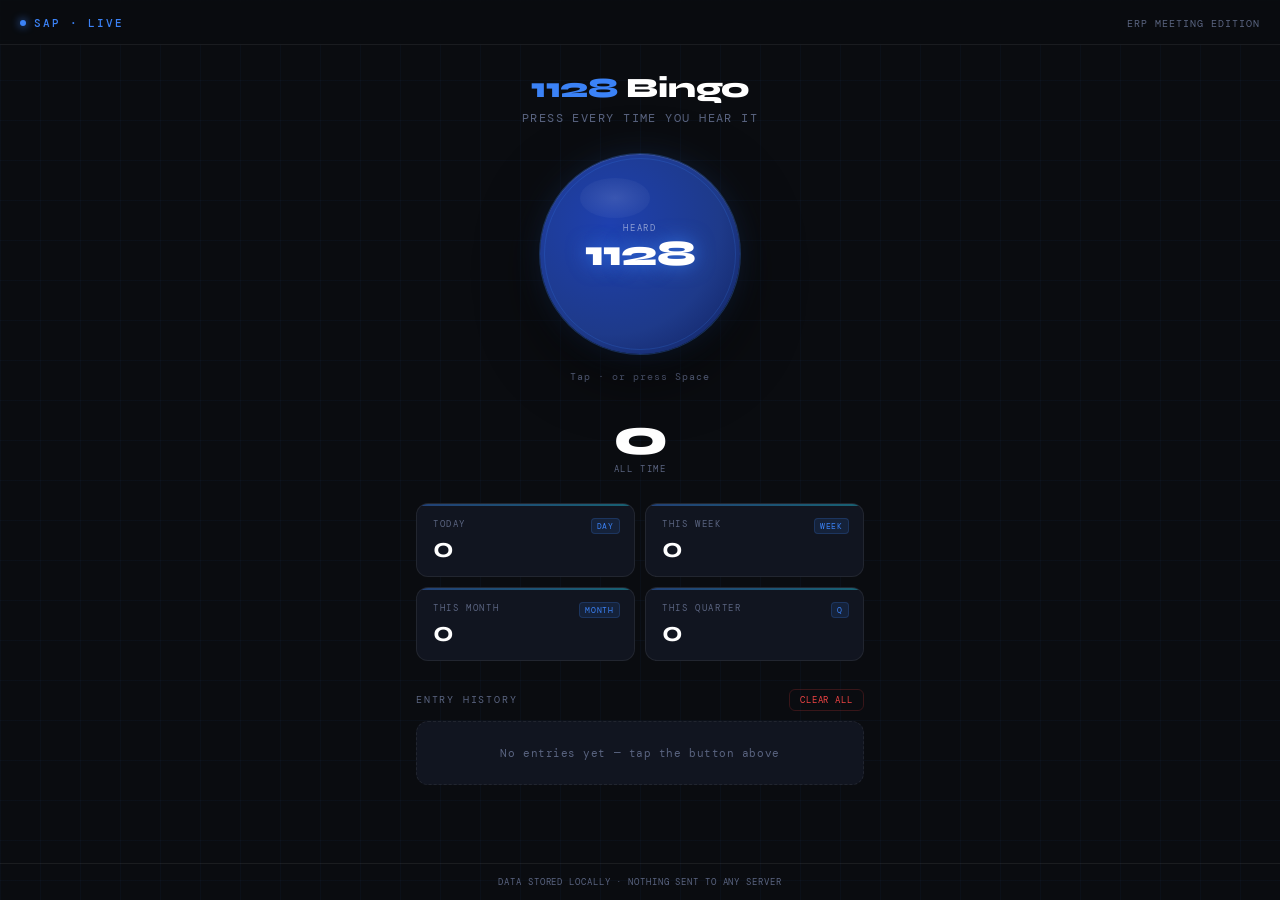
<file: 1128-bingo.html>
<!DOCTYPE html>
<html lang="en">
<head>
  <meta charset="UTF-8" />
  <meta name="viewport" content="width=device-width, initial-scale=1.0, user-scalable=no" />
  <title>1128 Bingo • SAP ERP</title>
  <link rel="preconnect" href="https://fonts.googleapis.com">
  <link href="https://fonts.googleapis.com/css2?family=DM+Mono:wght@300;400;500&family=Syne:wght@400;600;700;800&family=DM+Sans:wght@300;400;500&display=swap" rel="stylesheet">
  <style>
    :root {
      --bg: #0a0c10;
      --surface: #111520;
      --surface2: #181e2e;
      --border: rgba(255,255,255,0.07);
      --accent: #3b82f6;
      --accent-glow: rgba(59,130,246,0.25);
      --accent2: #22d3ee;
      --danger: #ef4444;
      --text: #e8eaf0;
      --muted: #5a6480;
      --mono: 'DM Mono', monospace;
      --sans: 'DM Sans', sans-serif;
      --display: 'Syne', sans-serif;
    }

    *, *::before, *::after { box-sizing: border-box; margin: 0; padding: 0; }

    html, body {
      height: 100%;
      background: var(--bg);
      color: var(--text);
      font-family: var(--sans);
      -webkit-font-smoothing: antialiased;
      overflow-x: hidden;
    }

    body {
      display: flex;
      flex-direction: column;
      min-height: 100dvh;
    }

    /* ── Background grid ── */
    body::before {
      content: '';
      position: fixed;
      inset: 0;
      background-image:
        linear-gradient(rgba(59,130,246,0.04) 1px, transparent 1px),
        linear-gradient(90deg, rgba(59,130,246,0.04) 1px, transparent 1px);
      background-size: 40px 40px;
      pointer-events: none;
      z-index: 0;
    }

    /* ── Header ── */
    header {
      position: relative;
      z-index: 10;
      padding: 16px 20px 14px;
      border-bottom: 1px solid var(--border);
      display: flex;
      align-items: center;
      justify-content: space-between;
      background: rgba(10,12,16,0.85);
      backdrop-filter: blur(12px);
    }

    .logo-mark {
      font-family: var(--mono);
      font-size: 11px;
      font-weight: 500;
      letter-spacing: 0.18em;
      color: var(--accent);
      text-transform: uppercase;
      display: flex;
      align-items: center;
      gap: 8px;
    }

    .logo-mark::before {
      content: '';
      display: block;
      width: 6px;
      height: 6px;
      border-radius: 50%;
      background: var(--accent);
      box-shadow: 0 0 8px var(--accent);
      animation: pulse-dot 2s ease-in-out infinite;
    }

    @keyframes pulse-dot {
      0%, 100% { opacity: 1; box-shadow: 0 0 6px var(--accent); }
      50% { opacity: 0.5; box-shadow: 0 0 2px var(--accent); }
    }

    .header-right {
      font-family: var(--mono);
      font-size: 10px;
      color: var(--muted);
      letter-spacing: 0.1em;
      text-transform: uppercase;
    }

    /* ── Main ── */
    main {
      position: relative;
      z-index: 1;
      flex: 1;
      display: flex;
      flex-direction: column;
      align-items: center;
      padding: 28px 16px 16px;
      gap: 28px;
      max-width: 480px;
      margin: 0 auto;
      width: 100%;
    }

    /* ── Title section ── */
    .title-block {
      text-align: center;
    }

    .title-block h1 {
      font-family: var(--display);
      font-size: 28px;
      font-weight: 800;
      letter-spacing: -0.01em;
      line-height: 1.1;
      color: #fff;
    }

    .title-block h1 span {
      color: var(--accent);
    }

    .subtitle {
      margin-top: 6px;
      font-size: 12px;
      letter-spacing: 0.12em;
      text-transform: uppercase;
      color: var(--muted);
      font-family: var(--mono);
    }

    /* ── Big Button ── */
    .button-zone {
      display: flex;
      flex-direction: column;
      align-items: center;
      gap: 16px;
      width: 100%;
    }

    .bingo-btn {
      position: relative;
      width: 200px;
      height: 200px;
      border-radius: 50%;
      border: none;
      cursor: pointer;
      background: radial-gradient(circle at 35% 35%, #1e40af, #1e3a8a 60%, #0f1e5a);
      box-shadow:
        0 0 0 1px rgba(59,130,246,0.3),
        0 0 30px rgba(59,130,246,0.15),
        0 20px 60px rgba(0,0,0,0.6),
        inset 0 1px 0 rgba(255,255,255,0.1);
      transition: transform 0.08s ease, box-shadow 0.08s ease;
      -webkit-tap-highlight-color: transparent;
      user-select: none;
    }

    .bingo-btn::before {
      content: '';
      position: absolute;
      inset: 4px;
      border-radius: 50%;
      border: 1px solid rgba(59,130,246,0.2);
    }

    .bingo-btn::after {
      content: '';
      position: absolute;
      top: 12%;
      left: 20%;
      width: 35%;
      height: 20%;
      border-radius: 50%;
      background: radial-gradient(ellipse, rgba(255,255,255,0.12), transparent);
    }

    .bingo-btn:active {
      transform: scale(0.93);
      box-shadow:
        0 0 0 1px rgba(59,130,246,0.5),
        0 0 60px rgba(59,130,246,0.4),
        0 8px 20px rgba(0,0,0,0.5),
        inset 0 -2px 0 rgba(0,0,0,0.4);
    }

    .bingo-btn.flash {
      animation: btn-flash 0.35s ease-out;
    }

    @keyframes btn-flash {
      0% { box-shadow: 0 0 0 1px rgba(59,130,246,0.3), 0 0 30px rgba(59,130,246,0.15), 0 20px 60px rgba(0,0,0,0.6), inset 0 1px 0 rgba(255,255,255,0.1); }
      30% { box-shadow: 0 0 0 4px rgba(59,130,246,0.6), 0 0 80px rgba(59,130,246,0.5), 0 20px 60px rgba(0,0,0,0.4), inset 0 1px 0 rgba(255,255,255,0.15); }
      100% { box-shadow: 0 0 0 1px rgba(59,130,246,0.3), 0 0 30px rgba(59,130,246,0.15), 0 20px 60px rgba(0,0,0,0.6), inset 0 1px 0 rgba(255,255,255,0.1); }
    }

    .btn-label {
      display: flex;
      flex-direction: column;
      align-items: center;
      gap: 2px;
      position: relative;
      z-index: 1;
    }

    .btn-label .heard {
      font-family: var(--mono);
      font-size: 9px;
      letter-spacing: 0.2em;
      text-transform: uppercase;
      color: rgba(255,255,255,0.5);
    }

    .btn-label .number {
      font-family: var(--display);
      font-size: 36px;
      font-weight: 800;
      color: #fff;
      letter-spacing: -0.02em;
      text-shadow: 0 0 20px rgba(59,130,246,0.8);
      line-height: 1;
    }

    .btn-label .bingo-word {
      font-family: var(--mono);
      font-size: 9px;
      letter-spacing: 0.25em;
      text-transform: uppercase;
      color: var(--accent2);
      opacity: 0;
      transform: translateY(4px);
      transition: opacity 0.3s, transform 0.3s;
    }

    .bingo-btn.bingo .bingo-word {
      opacity: 1;
      transform: translateY(0);
    }

    .hint {
      font-family: var(--mono);
      font-size: 10px;
      color: var(--muted);
      letter-spacing: 0.1em;
    }

    /* ── Score ring ── */
    .score-ring-wrap {
      display: flex;
      align-items: center;
      gap: 20px;
    }

    .total-count {
      text-align: center;
    }

    .total-count .big-num {
      font-family: var(--display);
      font-size: 52px;
      font-weight: 800;
      line-height: 1;
      color: #fff;
      letter-spacing: -0.03em;
      transition: color 0.2s;
    }

    .total-count .big-num.bump {
      animation: num-bump 0.3s ease-out;
    }

    @keyframes num-bump {
      0% { transform: scale(1); }
      40% { transform: scale(1.2); color: var(--accent); }
      100% { transform: scale(1); }
    }

    .total-count .all-time-label {
      font-family: var(--mono);
      font-size: 9px;
      letter-spacing: 0.18em;
      text-transform: uppercase;
      color: var(--muted);
    }

    /* ── Stats grid ── */
    .stats-grid {
      display: grid;
      grid-template-columns: 1fr 1fr;
      gap: 10px;
      width: 100%;
    }

    .stat-card {
      background: var(--surface);
      border: 1px solid var(--border);
      border-radius: 12px;
      padding: 14px 16px;
      display: flex;
      flex-direction: column;
      gap: 4px;
      position: relative;
      overflow: hidden;
    }

    .stat-card::before {
      content: '';
      position: absolute;
      top: 0; left: 0; right: 0;
      height: 2px;
      background: linear-gradient(90deg, var(--accent), var(--accent2));
      opacity: 0.4;
      border-radius: 2px 2px 0 0;
    }

    .stat-label {
      font-family: var(--mono);
      font-size: 9px;
      letter-spacing: 0.18em;
      text-transform: uppercase;
      color: var(--muted);
    }

    .stat-value {
      font-family: var(--display);
      font-size: 28px;
      font-weight: 700;
      color: #fff;
      line-height: 1;
      letter-spacing: -0.02em;
    }

    .stat-badge {
      font-family: var(--mono);
      font-size: 8px;
      letter-spacing: 0.1em;
      color: var(--accent);
      text-transform: uppercase;
      position: absolute;
      top: 14px;
      right: 14px;
      background: rgba(59,130,246,0.12);
      border: 1px solid rgba(59,130,246,0.2);
      border-radius: 4px;
      padding: 2px 5px;
    }

    /* ── History ── */
    .history-section {
      width: 100%;
    }

    .section-header {
      display: flex;
      align-items: center;
      justify-content: space-between;
      margin-bottom: 10px;
    }

    .section-title {
      font-family: var(--mono);
      font-size: 10px;
      letter-spacing: 0.18em;
      text-transform: uppercase;
      color: var(--muted);
    }

    .clear-btn {
      font-family: var(--mono);
      font-size: 9px;
      letter-spacing: 0.1em;
      text-transform: uppercase;
      color: var(--danger);
      background: none;
      border: 1px solid rgba(239,68,68,0.2);
      border-radius: 6px;
      padding: 4px 10px;
      cursor: pointer;
      transition: background 0.15s, border-color 0.15s;
    }

    .clear-btn:hover { background: rgba(239,68,68,0.08); border-color: rgba(239,68,68,0.4); }

    .history-list {
      display: flex;
      flex-direction: column;
      gap: 6px;
      max-height: 280px;
      overflow-y: auto;
      scrollbar-width: thin;
      scrollbar-color: var(--border) transparent;
    }

    .history-empty {
      background: var(--surface);
      border: 1px dashed var(--border);
      border-radius: 12px;
      padding: 24px;
      text-align: center;
      font-family: var(--mono);
      font-size: 11px;
      color: var(--muted);
      letter-spacing: 0.05em;
    }

    .history-row {
      background: var(--surface);
      border: 1px solid var(--border);
      border-radius: 10px;
      padding: 10px 14px;
      display: flex;
      align-items: center;
      justify-content: space-between;
      animation: row-in 0.25s ease-out;
    }

    @keyframes row-in {
      from { opacity: 0; transform: translateY(-6px); }
      to   { opacity: 1; transform: translateY(0); }
    }

    .row-index {
      font-family: var(--mono);
      font-size: 10px;
      color: var(--muted);
      min-width: 24px;
    }

    .row-time {
      font-family: var(--mono);
      font-size: 12px;
      color: var(--text);
      flex: 1;
      padding: 0 12px;
    }

    .row-date {
      font-family: var(--mono);
      font-size: 10px;
      color: var(--muted);
    }

    .row-delete {
      background: none;
      border: none;
      cursor: pointer;
      color: var(--muted);
      font-size: 14px;
      padding: 0 0 0 10px;
      line-height: 1;
      transition: color 0.15s;
    }
    .row-delete:hover { color: var(--danger); }

    /* ── Toast ── */
    .toast {
      position: fixed;
      bottom: 32px;
      left: 50%;
      transform: translateX(-50%) translateY(80px);
      background: var(--surface2);
      border: 1px solid rgba(59,130,246,0.3);
      border-radius: 100px;
      padding: 10px 20px;
      font-family: var(--mono);
      font-size: 11px;
      letter-spacing: 0.1em;
      color: var(--accent2);
      box-shadow: 0 8px 32px rgba(0,0,0,0.5);
      z-index: 100;
      transition: transform 0.3s cubic-bezier(0.34,1.56,0.64,1), opacity 0.3s;
      opacity: 0;
      white-space: nowrap;
    }

    .toast.show {
      transform: translateX(-50%) translateY(0);
      opacity: 1;
    }

    /* ── Footer ── */
    footer {
      position: relative;
      z-index: 10;
      padding: 12px 20px;
      text-align: center;
      border-top: 1px solid var(--border);
      font-family: var(--mono);
      font-size: 9px;
      color: var(--muted);
      letter-spacing: 0.1em;
      text-transform: uppercase;
    }
  </style>
</head>
<body>

  <header>
    <div class="logo-mark">SAP · Live</div>
    <div class="header-right">ERP Meeting Edition</div>
  </header>

  <main>

    <div class="title-block">
      <h1><span>1128</span> Bingo</h1>
      <p class="subtitle">Press every time you hear it</p>
    </div>

    <div class="button-zone">
      <button class="bingo-btn" id="mainBtn" aria-label="Heard 1128">
        <div class="btn-label">
          <span class="heard">Heard</span>
          <span class="number">1128</span>
          <span class="bingo-word">Bingo!</span>
        </div>
      </button>
      <span class="hint">Tap · or press Space</span>
    </div>

    <div class="score-ring-wrap">
      <div class="total-count">
        <div class="big-num" id="allTimeCount">0</div>
        <div class="all-time-label">All time</div>
      </div>
    </div>

    <div class="stats-grid">
      <div class="stat-card">
        <span class="stat-label">Today</span>
        <span class="stat-value" id="todayCount">0</span>
        <span class="stat-badge">Day</span>
      </div>
      <div class="stat-card">
        <span class="stat-label">This Week</span>
        <span class="stat-value" id="weekCount">0</span>
        <span class="stat-badge">Week</span>
      </div>
      <div class="stat-card">
        <span class="stat-label">This Month</span>
        <span class="stat-value" id="monthCount">0</span>
        <span class="stat-badge">Month</span>
      </div>
      <div class="stat-card">
        <span class="stat-label">This Quarter</span>
        <span class="stat-value" id="quarterCount">0</span>
        <span class="stat-badge">Q</span>
      </div>
    </div>

    <div class="history-section">
      <div class="section-header">
        <span class="section-title">Entry History</span>
        <button class="clear-btn" id="clearBtn">Clear All</button>
      </div>
      <div class="history-list" id="historyList">
        <div class="history-empty" id="emptyState">
          No entries yet — tap the button above
        </div>
      </div>
    </div>

  </main>

  <footer>Data stored locally · Nothing sent to any server</footer>

  <div class="toast" id="toast"></div>

  <script>
    const STORAGE_KEY = 'bingo1128_entries';
    let entries = [];

    function load() {
      try {
        entries = JSON.parse(localStorage.getItem(STORAGE_KEY) || '[]');
      } catch { entries = []; }
    }

    function save() {
      localStorage.setItem(STORAGE_KEY, JSON.stringify(entries));
    }

    function now() { return new Date(); }

    function startOf(unit) {
      const d = now();
      if (unit === 'day') { d.setHours(0,0,0,0); return d; }
      if (unit === 'week') { d.setHours(0,0,0,0); d.setDate(d.getDate() - d.getDay()); return d; }
      if (unit === 'month') { d.setDate(1); d.setHours(0,0,0,0); return d; }
      if (unit === 'quarter') {
        const q = Math.floor(d.getMonth() / 3);
        d.setMonth(q * 3, 1); d.setHours(0,0,0,0); return d;
      }
    }

    function updateCounters() {
      const total = entries.length;
      const dayStart = startOf('day').getTime();
      const weekStart = startOf('week').getTime();
      const monthStart = startOf('month').getTime();
      const quarterStart = startOf('quarter').getTime();

      document.getElementById('allTimeCount').textContent = total;
      document.getElementById('todayCount').textContent = entries.filter(e => e.ts >= dayStart).length;
      document.getElementById('weekCount').textContent = entries.filter(e => e.ts >= weekStart).length;
      document.getElementById('monthCount').textContent = entries.filter(e => e.ts >= monthStart).length;
      document.getElementById('quarterCount').textContent = entries.filter(e => e.ts >= quarterStart).length;
    }

    function formatTime(ts) {
      return new Date(ts).toLocaleTimeString([], { hour: '2-digit', minute: '2-digit', second: '2-digit' });
    }

    function formatDate(ts) {
      return new Date(ts).toLocaleDateString([], { month: 'short', day: 'numeric' });
    }

    function renderHistory() {
      const list = document.getElementById('historyList');
      const empty = document.getElementById('emptyState');

      if (entries.length === 0) {
        list.innerHTML = '';
        list.appendChild(empty);
        return;
      }

      const rows = [...entries].reverse().map((e, revIdx) => {
        const idx = entries.length - revIdx;
        const row = document.createElement('div');
        row.className = 'history-row';
        row.dataset.id = e.id;
        row.innerHTML = `
          <span class="row-index">#${idx}</span>
          <span class="row-time">${formatTime(e.ts)}</span>
          <span class="row-date">${formatDate(e.ts)}</span>
          <button class="row-delete" aria-label="Delete entry">×</button>
        `;
        row.querySelector('.row-delete').addEventListener('click', () => deleteEntry(e.id));
        return row;
      });

      list.innerHTML = '';
      rows.forEach(r => list.appendChild(r));
    }

    function addEntry() {
      const entry = { id: Date.now() + Math.random(), ts: Date.now() };
      entries.push(entry);
      save();
      updateCounters();
      renderHistory();

      // Bump animation
      const num = document.getElementById('allTimeCount');
      num.classList.remove('bump');
      void num.offsetWidth;
      num.classList.add('bump');

      // Flash button
      const btn = document.getElementById('mainBtn');
      btn.classList.remove('flash');
      void btn.offsetWidth;
      btn.classList.add('flash');

      // BINGO at multiples of 5
      if (entries.length % 5 === 0) {
        btn.classList.add('bingo');
        showToast(`🎉 ${entries.length} hits — you owe yourself a coffee`);
        setTimeout(() => btn.classList.remove('bingo'), 2000);
      }
    }

    function deleteEntry(id) {
      entries = entries.filter(e => e.id !== id);
      save();
      updateCounters();
      renderHistory();
    }

    function clearAll() {
      if (!confirm('Clear all 1128 entries?')) return;
      entries = [];
      save();
      updateCounters();
      renderHistory();
      showToast('All entries cleared');
    }

    let toastTimer;
    function showToast(msg) {
      const t = document.getElementById('toast');
      t.textContent = msg;
      t.classList.add('show');
      clearTimeout(toastTimer);
      toastTimer = setTimeout(() => t.classList.remove('show'), 2800);
    }

    // Init
    load();
    updateCounters();
    renderHistory();

    document.getElementById('mainBtn').addEventListener('click', addEntry);
    document.getElementById('clearBtn').addEventListener('click', clearAll);

    document.addEventListener('keydown', e => {
      if (e.code === 'Space' && e.target === document.body) {
        e.preventDefault();
        addEntry();
      }
    });
  </script>
</body>
</html>
</file>
